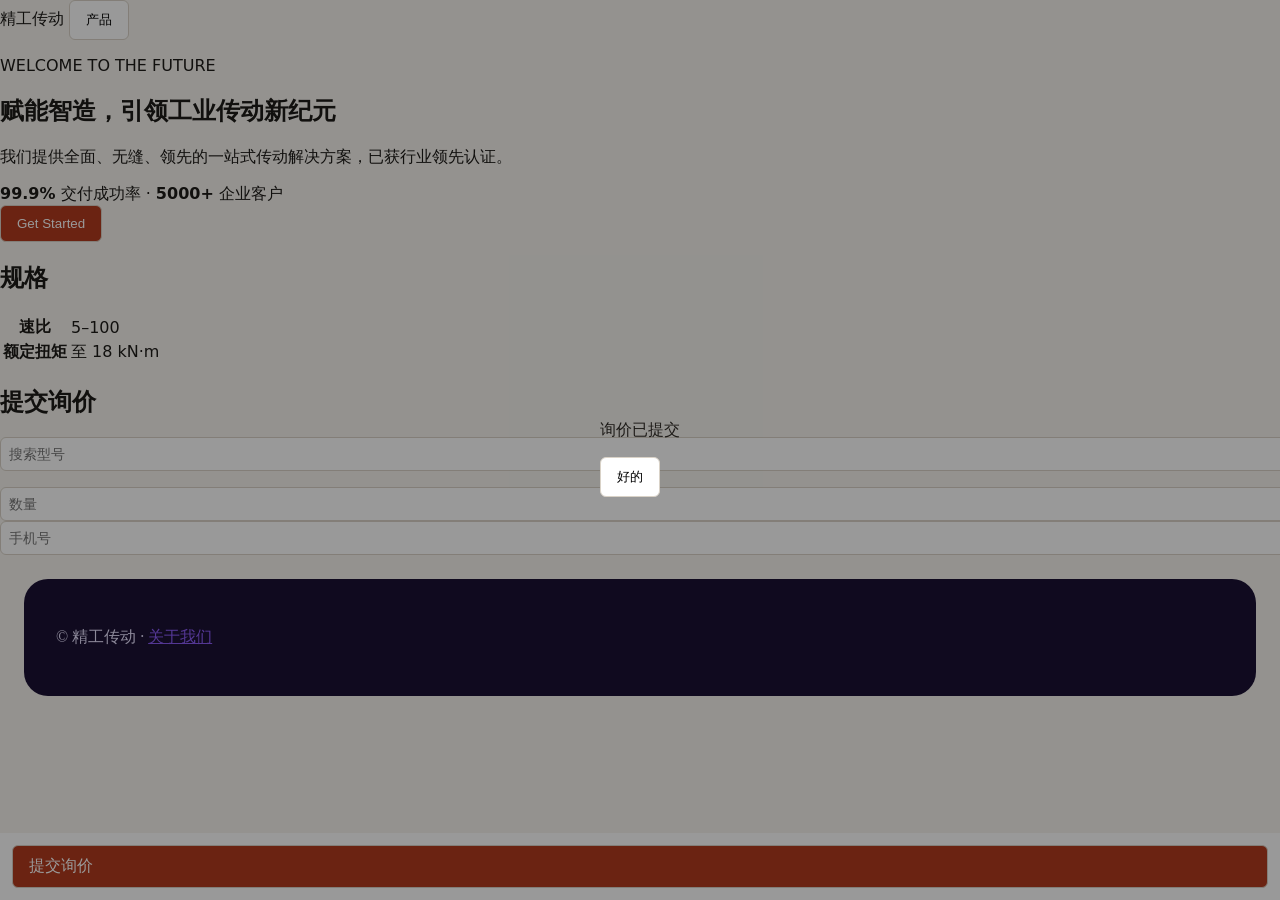
<file: evals/quick-review-order-page/project/index.html>
<!doctype html>
<html lang="zh-CN">
<head>
<meta charset="utf-8">
<meta name="viewport" content="width=device-width, initial-scale=1, maximum-scale=1, user-scalable=no">
<title>精工减速机 · 询价</title>
<link rel="stylesheet" href="style.css">
</head>
<body>
<div class="app">
  <header class="top">
    <span class="logo">精工传动</span>
    <button class="btn menu-trigger" id="menuBtn">产品</button>
    <ul class="menu" id="menu"><li>斜齿轮减速机</li><li>行星减速机</li></ul>
  </header>

  <section class="hero reveal">
    <p class="eyebrow">WELCOME TO THE FUTURE</p>
    <h1>赋能智造，引领工业传动新纪元</h1>
    <p>我们提供全面、无缝、领先的一站式传动解决方案，已获行业领先认证。</p>
    <div class="stats"><b>99.9%</b> 交付成功率 · <b>5000+</b> 企业客户</div>
    <button class="btn primary">Get Started</button>
  </section>

  <section class="spec reveal">
    <h2>规格</h2>
    <table><tr><th>速比</th><td>5–100</td></tr><tr><th>额定扭矩</th><td>至 18 kN·m</td></tr></table>
  </section>

  <section class="form reveal">
    <h2>提交询价</h2>
    <input id="search" placeholder="搜索型号">
    <ul id="results"></ul>
    <input id="qty" placeholder="数量">
    <input id="phone" placeholder="手机号">
    <div id="note"></div>
  </section>

  <div class="bottom-bar">
    <div class="btn primary" id="submit" onclick="submitOrder()">提交询价</div>
  </div>

  <div class="modal" id="modal" hidden>
    <div class="modal-box"><p>询价已提交</p><button class="btn" id="closeModal">好的</button></div>
  </div>

  <div class="palette" id="palette"><input placeholder="输入命令…"></div>

  <footer class="site-footer">
    <p>© 精工传动 · <a href="/about">关于我们</a></p>
  </footer>
</div>
<script src="app.js"></script>
</body>
</html>
</file>
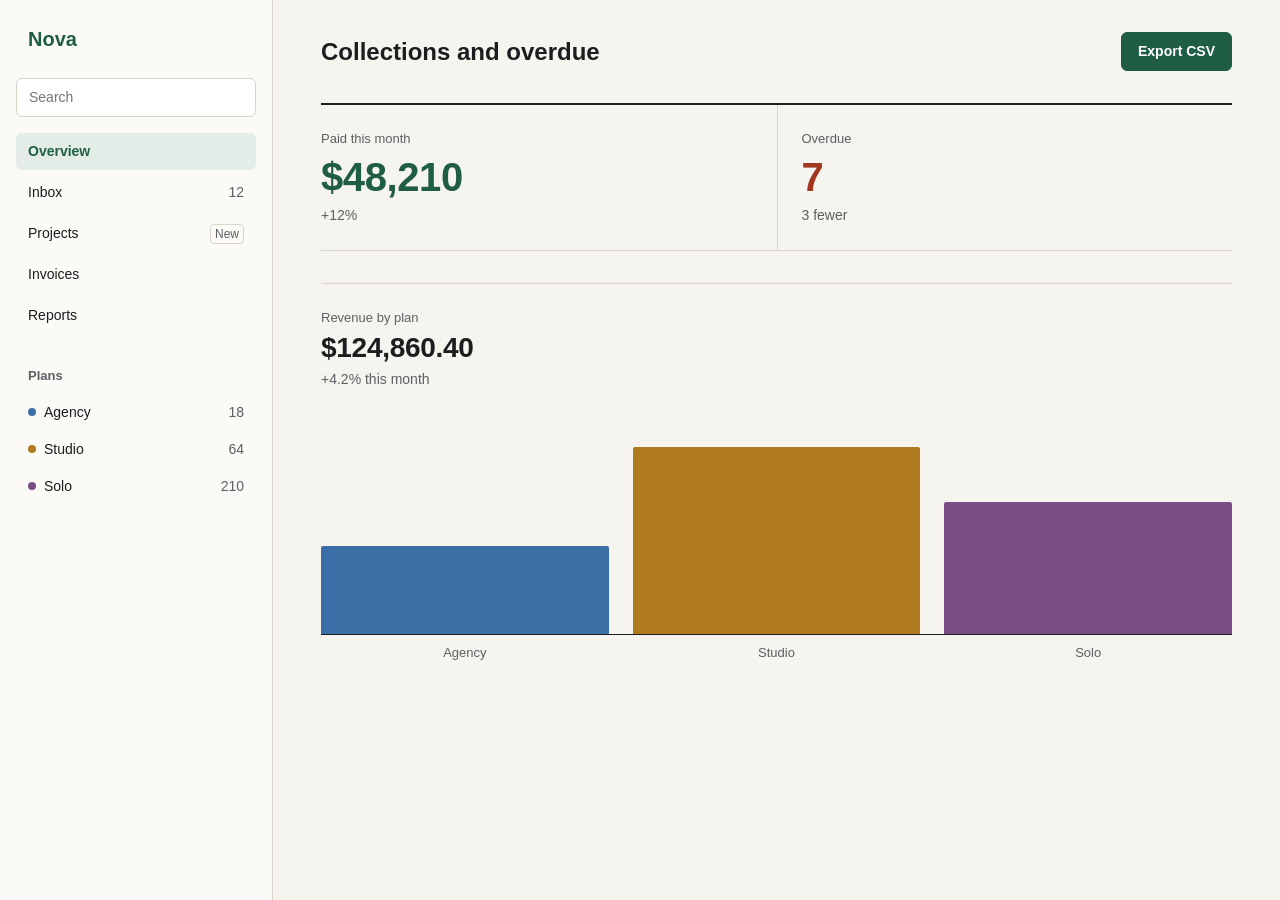
<file: evals/unslop-dashboard/out-new/index.html>
<!doctype html>
<html lang="en">
<head>
<meta charset="utf-8">
<meta name="viewport" content="width=device-width, initial-scale=1">
<title>Nova · Overview</title>
<link rel="stylesheet" href="style.css">
</head>
<body>
<div class="shell">
  <aside class="sidebar">
    <div class="brand">Nova</div>
    <input class="search" id="search" type="search" placeholder="Search" aria-label="Search">
    <nav aria-label="Main">
      <a class="nav-item active" href="#overview" aria-current="page">Overview</a>
      <a class="nav-item" href="#inbox">Inbox <span class="count">12</span></a>
      <a class="nav-item" href="#projects">Projects <span class="tag">New</span></a>
      <a class="nav-item" href="#invoices">Invoices</a>
      <a class="nav-item" href="#reports">Reports</a>
    </nav>
    <p class="section-label">Plans</p>
    <ul class="plans">
      <li><span class="plan-name"><span class="dot plan-agency" aria-hidden="true"></span>Agency</span> <span class="count">18</span></li>
      <li><span class="plan-name"><span class="dot plan-studio" aria-hidden="true"></span>Studio</span> <span class="count">64</span></li>
      <li><span class="plan-name"><span class="dot plan-solo" aria-hidden="true"></span>Solo</span> <span class="count">210</span></li>
    </ul>
  </aside>
  <main class="main">
    <header class="page-head">
      <h1 class="page-title">Collections and overdue</h1>
      <button class="cta" id="export" type="button">Export CSV</button>
    </header>
    <div class="cards">
      <section class="card card-paid">
        <p class="card-label">Paid this month</p>
        <p class="metric">$48,210</p>
        <p class="delta">+12%</p>
      </section>
      <section class="card card-overdue">
        <p class="card-label">Overdue</p>
        <p class="metric">7</p>
        <p class="delta">3 fewer</p>
      </section>
    </div>
    <section class="card chart-card">
      <p class="card-label">Revenue by plan</p>
      <p class="metric metric-secondary">$124,860.40</p>
      <p class="delta">+4.2% this month</p>
      <div class="bars" id="bars">
        <div class="bar plan-agency" style="height:40%" title="Agency"></div>
        <div class="bar plan-studio" style="height:85%" title="Studio"></div>
        <div class="bar plan-solo" style="height:60%" title="Solo"></div>
      </div>
      <div class="bar-labels" aria-hidden="true">
        <span>Agency</span><span>Studio</span><span>Solo</span>
      </div>
    </section>
  </main>
</div>
<script>
document.getElementById('export').addEventListener('click', () => { location.href = '/export.csv'; });
document.getElementById('search').addEventListener('input', (e) => { document.body.dataset.q = e.target.value; });
</script>
</body>
</html>
</file>
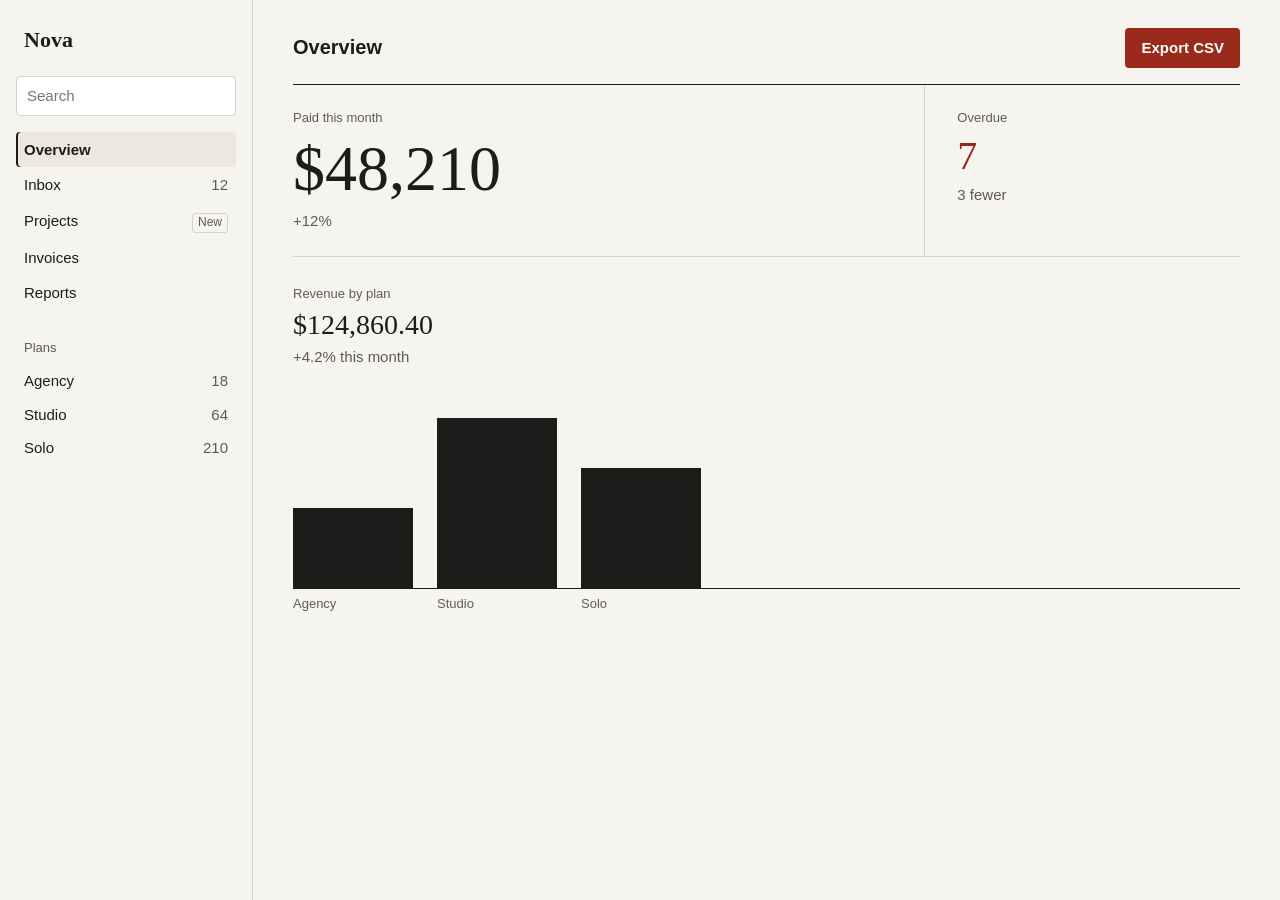
<file: evals/unslop-dashboard/out-old/index.html>
<!doctype html>
<html lang="en">
<head>
<meta charset="utf-8">
<meta name="viewport" content="width=device-width, initial-scale=1">
<title>Overview · Nova</title>
<link rel="stylesheet" href="style.css">
</head>
<body>
<div class="shell">
  <aside class="sidebar">
    <div class="brand">Nova</div>
    <input class="search" id="search" type="search" placeholder="Search" aria-label="Search">
    <nav aria-label="Main">
      <a class="nav-item active" href="#overview" aria-current="page">Overview</a>
      <a class="nav-item" href="#inbox">Inbox <span class="count">12</span></a>
      <a class="nav-item" href="#projects">Projects <span class="tag">New</span></a>
      <a class="nav-item" href="#invoices">Invoices</a>
      <a class="nav-item" href="#reports">Reports</a>
    </nav>
    <p class="section-label">Plans</p>
    <ul class="plans">
      <li>Agency <span class="count">18</span></li>
      <li>Studio <span class="count">64</span></li>
      <li>Solo <span class="count">210</span></li>
    </ul>
  </aside>
  <main class="main">
    <header class="page-head">
      <h1>Overview</h1>
      <button class="cta" id="export" type="button">Export CSV</button>
    </header>
    <div class="figures">
      <section class="figure figure-paid">
        <h2 class="label">Paid this month</h2>
        <p class="metric">$48,210</p>
        <p class="delta">+12%</p>
      </section>
      <section class="figure figure-overdue">
        <h2 class="label">Overdue</h2>
        <p class="metric">7</p>
        <p class="delta">3 fewer</p>
      </section>
    </div>
    <section class="figure chart">
      <h2 class="label">Revenue by plan</h2>
      <p class="metric metric-sm">$124,860.40</p>
      <p class="delta">+4.2% this month</p>
      <div class="bars" id="bars" aria-hidden="true">
        <div class="bar" style="height:40%" title="Agency"></div>
        <div class="bar" style="height:85%" title="Studio"></div>
        <div class="bar" style="height:60%" title="Solo"></div>
      </div>
      <div class="bar-labels"><span>Agency</span><span>Studio</span><span>Solo</span></div>
    </section>
  </main>
</div>
<script>
document.getElementById('export').addEventListener('click', () => { location.href = '/export.csv'; });
document.getElementById('search').addEventListener('input', (e) => { document.body.dataset.q = e.target.value; });
</script>
</body>
</html>
</file>
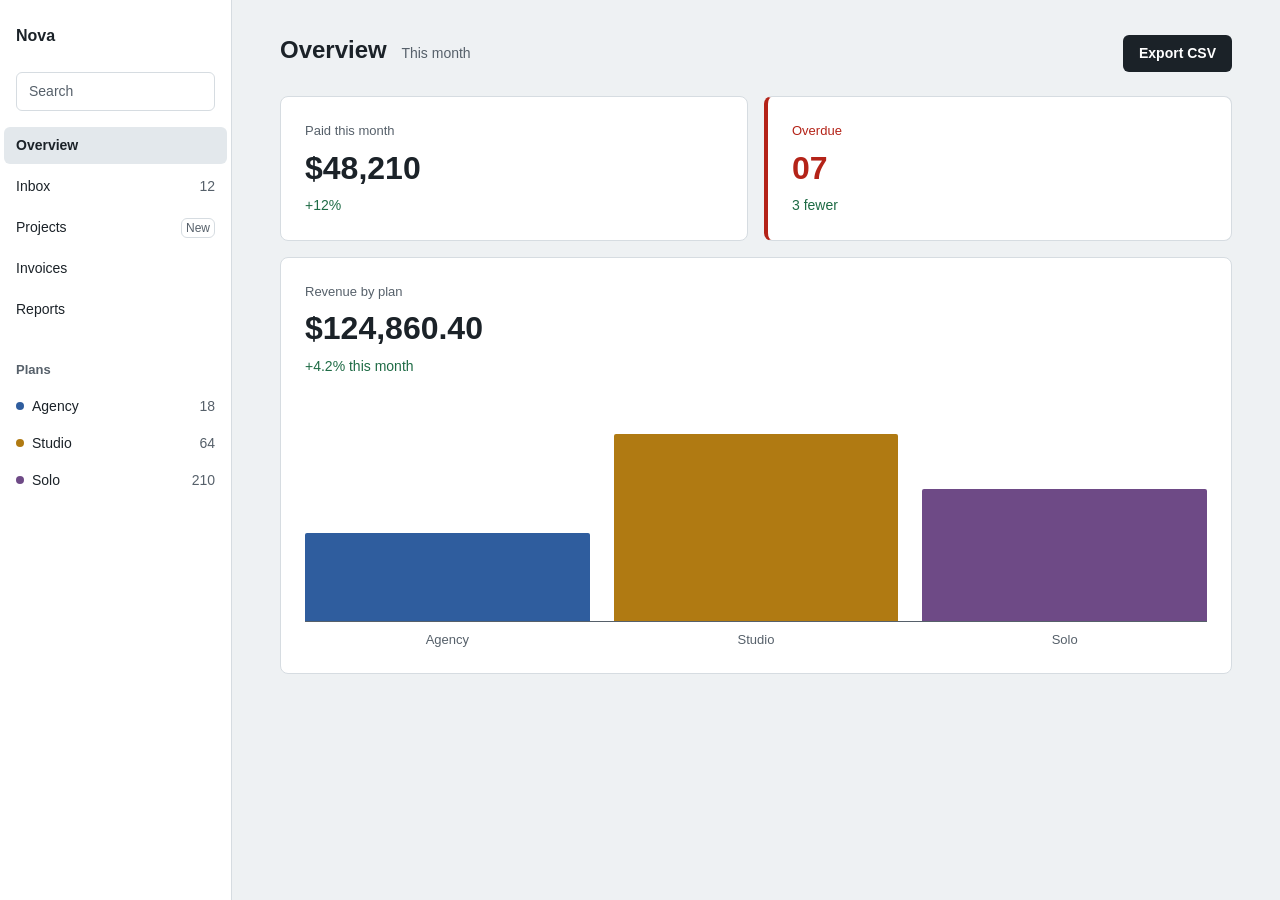
<file: evals/unslop-dashboard/out-skin-r1/index.html>
<!doctype html>
<html lang="en">
<head>
<meta charset="utf-8">
<meta name="viewport" content="width=device-width, initial-scale=1">
<title>Nova · Overview</title>
<link rel="stylesheet" href="style.css">
</head>
<body>
<div class="shell">
  <aside class="sidebar">
    <div class="brand">Nova</div>
    <label class="visually-hidden" for="search">Search</label>
    <input class="search" id="search" placeholder="Search">
    <nav aria-label="Main">
      <a class="nav-item active" href="#overview" aria-current="page">Overview</a>
      <a class="nav-item" href="#inbox">Inbox <span class="count">12</span></a>
      <a class="nav-item" href="#projects">Projects <span class="tag">New</span></a>
      <a class="nav-item" href="#invoices">Invoices</a>
      <a class="nav-item" href="#reports">Reports</a>
    </nav>
    <p class="section-label">Plans</p>
    <ul class="plans">
      <li><span class="dot plan-agency" aria-hidden="true"></span>Agency <span class="count">18</span></li>
      <li><span class="dot plan-studio" aria-hidden="true"></span>Studio <span class="count">64</span></li>
      <li><span class="dot plan-solo" aria-hidden="true"></span>Solo <span class="count">210</span></li>
    </ul>
  </aside>
  <main class="main">
    <header class="page-head">
      <h1 class="page-title">Overview <span class="period">This month</span></h1>
      <button class="cta" id="export" type="button">Export CSV</button>
    </header>
    <div class="cards">
      <section class="card">
        <p class="card-label">Paid this month</p>
        <p class="metric">$48,210</p>
        <p class="delta">+12%</p>
      </section>
      <section class="card card-overdue">
        <p class="card-label">Overdue</p>
        <p class="metric">07</p>
        <p class="delta">3 fewer</p>
      </section>
    </div>
    <section class="card chart-card">
      <p class="card-label">Revenue by plan</p>
      <p class="metric">$124,860.40</p>
      <p class="delta">+4.2% this month</p>
      <div class="bars" id="bars">
        <div class="bar plan-agency" style="height:40%" title="Agency"></div>
        <div class="bar plan-studio" style="height:85%" title="Studio"></div>
        <div class="bar plan-solo" style="height:60%" title="Solo"></div>
      </div>
      <div class="bar-labels">
        <span>Agency</span><span>Studio</span><span>Solo</span>
      </div>
    </section>
  </main>
</div>
<script>
document.getElementById('export').addEventListener('click', () => { location.href = '/export.csv'; });
document.getElementById('search').addEventListener('input', (e) => { document.body.dataset.q = e.target.value; });
</script>
</body>
</html>
</file>
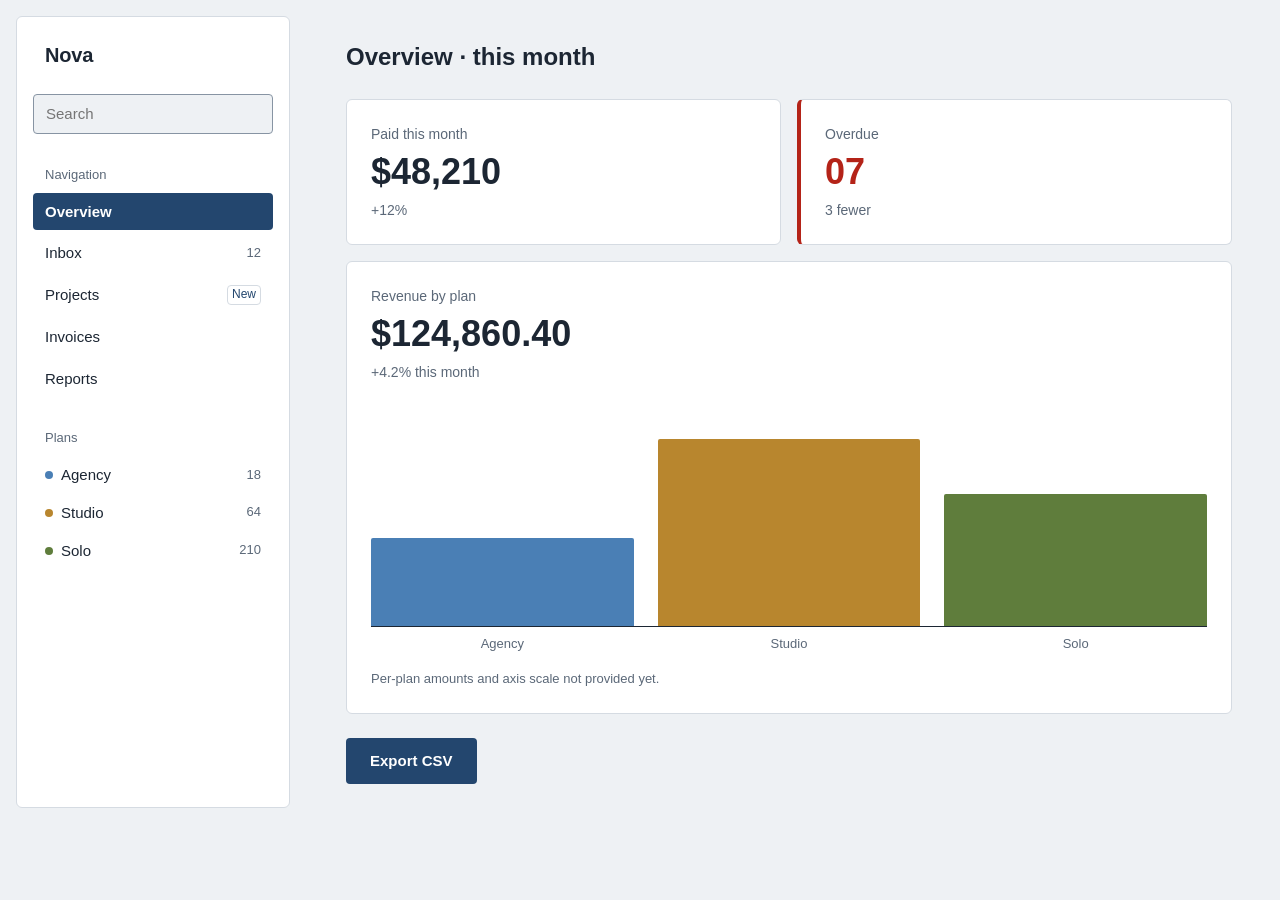
<file: evals/unslop-dashboard/out-skin-r2/index.html>
<!doctype html>
<html lang="en">
<head>
<meta charset="utf-8">
<meta name="viewport" content="width=device-width, initial-scale=1">
<title>Nova · Overview</title>
<link rel="stylesheet" href="style.css">
</head>
<body>
<div class="shell">
  <aside class="sidebar">
    <div class="brand">Nova</div>
    <input class="search" id="search" type="search" placeholder="Search" aria-label="Search">
    <p class="section-label">Navigation</p>
    <nav>
      <a class="nav-item active" href="#overview" aria-current="page">Overview</a>
      <a class="nav-item" href="#inbox">Inbox <span class="count">12</span></a>
      <a class="nav-item" href="#projects">Projects <span class="tag">New</span></a>
      <a class="nav-item" href="#invoices">Invoices</a>
      <a class="nav-item" href="#reports">Reports</a>
    </nav>
    <p class="section-label">Plans</p>
    <ul class="plans">
      <li><span class="plan-name"><span class="dot plan-agency" aria-hidden="true"></span>Agency</span> <span class="count">18</span></li>
      <li><span class="plan-name"><span class="dot plan-studio" aria-hidden="true"></span>Studio</span> <span class="count">64</span></li>
      <li><span class="plan-name"><span class="dot plan-solo" aria-hidden="true"></span>Solo</span> <span class="count">210</span></li>
    </ul>
  </aside>
  <main class="main">
    <h1 class="greeting">Overview · this month</h1>
    <div class="cards">
      <section class="card">
        <p class="card-label">Paid this month</p>
        <p class="metric">$48,210</p>
        <p class="delta">+12%</p>
      </section>
      <section class="card card-overdue">
        <p class="card-label">Overdue</p>
        <p class="metric">07</p>
        <p class="delta">3 fewer</p>
      </section>
    </div>
    <section class="card chart-card">
      <p class="card-label">Revenue by plan</p>
      <p class="metric">$124,860.40</p>
      <p class="delta">+4.2% this month</p>
      <div class="bars" id="bars">
        <div class="bar plan-agency" style="height:40%" title="Agency"></div>
        <div class="bar plan-studio" style="height:85%" title="Studio"></div>
        <div class="bar plan-solo" style="height:60%" title="Solo"></div>
      </div>
      <div class="bar-labels" aria-hidden="true">
        <span>Agency</span><span>Studio</span><span>Solo</span>
      </div>
      <p class="chart-gap">Per-plan amounts and axis scale not provided yet.</p>
    </section>
    <button class="cta" id="export" type="button">Export CSV</button>
  </main>
</div>
<script>
document.getElementById('export').addEventListener('click', () => { location.href = '/export.csv'; });
document.getElementById('search').addEventListener('input', (e) => { document.body.dataset.q = e.target.value; });
</script>
</body>
</html>
</file>
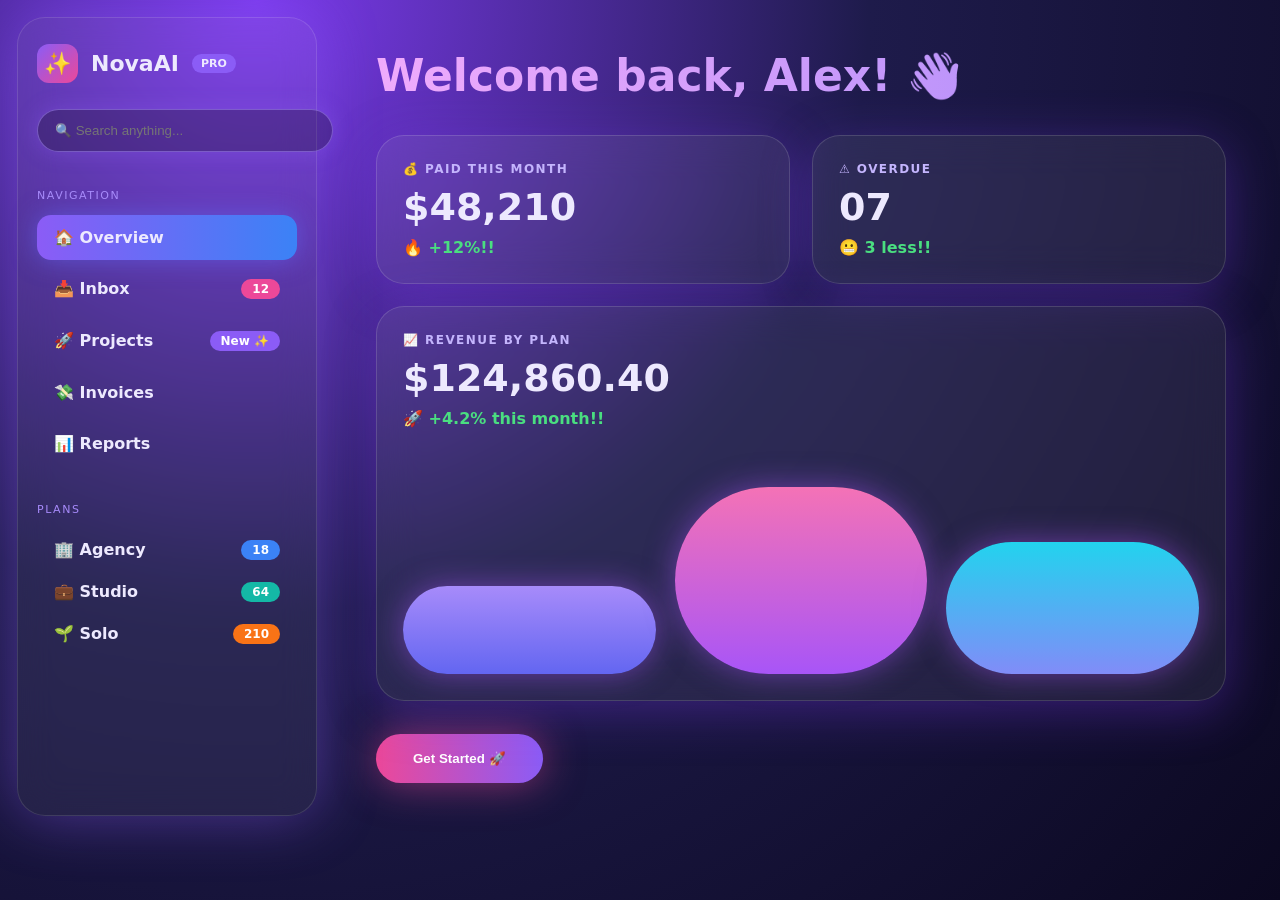
<file: evals/unslop-dashboard/project/index.html>
<!doctype html>
<html lang="en">
<head>
<meta charset="utf-8">
<meta name="viewport" content="width=device-width, initial-scale=1">
<title>NovaAI Dashboard</title>
<link rel="stylesheet" href="style.css">
</head>
<body>
<div class="shell">
  <aside class="sidebar">
    <div class="brand"><span class="logo">✨</span> NovaAI <span class="pro">PRO</span></div>
    <input class="search" id="search" placeholder="🔍 Search anything...">
    <p class="section-label">NAVIGATION</p>
    <nav>
      <a class="nav-item active" href="#overview">🏠 Overview</a>
      <a class="nav-item" href="#inbox">📥 Inbox <span class="pill pink">12</span></a>
      <a class="nav-item" href="#projects">🚀 Projects <span class="pill violet">New ✨</span></a>
      <a class="nav-item" href="#invoices">💸 Invoices</a>
      <a class="nav-item" href="#reports">📊 Reports</a>
    </nav>
    <p class="section-label">PLANS</p>
    <ul class="plans">
      <li>🏢 Agency <span class="pill blue">18</span></li>
      <li>💼 Studio <span class="pill teal">64</span></li>
      <li>🌱 Solo <span class="pill orange">210</span></li>
    </ul>
  </aside>
  <main class="main">
    <h1 class="greeting">Welcome back, Alex! 👋</h1>
    <div class="cards">
      <section class="card glass">
        <p class="card-label">💰 PAID THIS MONTH</p>
        <p class="metric">$48,210</p>
        <p class="delta">🔥 +12%!!</p>
      </section>
      <section class="card glass">
        <p class="card-label">⚠️ OVERDUE</p>
        <p class="metric">07</p>
        <p class="delta">😬 3 less!!</p>
      </section>
    </div>
    <section class="card glass chart-card">
      <p class="card-label">📈 REVENUE BY PLAN</p>
      <p class="metric">$124,860.40</p>
      <p class="delta">🚀 +4.2% this month!!</p>
      <div class="bars" id="bars">
        <div class="bar" style="height:40%;background:linear-gradient(#a78bfa,#6366f1)" title="Agency"></div>
        <div class="bar" style="height:85%;background:linear-gradient(#f472b6,#a855f7)" title="Studio"></div>
        <div class="bar" style="height:60%;background:linear-gradient(#22d3ee,#818cf8)" title="Solo"></div>
      </div>
    </section>
    <button class="cta" id="export">Get Started 🚀</button>
  </main>
</div>
<script>
document.getElementById('export').addEventListener('click', () => { location.href = '/export.csv'; });
document.getElementById('search').addEventListener('input', (e) => { document.body.dataset.q = e.target.value; });
</script>
</body>
</html>
</file>
<file: evals/quick-review-order-page/project/style.css>
:root { --bg:#f6f3ee; --ink:#1d1b18; --accent:#b23a1e; --line:#d9d2c7; --radius:6px; font-family: "Noto Sans SC", system-ui, sans-serif; }
body { margin:0; background:var(--bg); color:var(--ink); }
.app { height:100vh; overflow-y:auto; }
.btn { border:1px solid var(--line); border-radius:var(--radius); padding:10px 16px; background:#fff; cursor:pointer; }
.btn:hover { transform:scale(1.05); }
.btn.primary { background:var(--accent); color:#fff; }
.menu { position:absolute; transform:scale(0); transform-origin:center; transition:all 400ms ease-in; opacity:0; }
.menu.open { transform:scale(1); opacity:1; }
input { font-size:14px; border:1px solid var(--line); border-radius:var(--radius); padding:8px; width:100%; }
input.invalid { border-color:#d00; }
.bottom-bar { position:fixed; bottom:0; left:0; right:0; padding:12px; background:#fff; }
.reveal { opacity:0; transform:translateY(40px); animation:up 900ms ease forwards; }
@keyframes up { to { opacity:1; transform:none; } }
.palette { position:fixed; top:20%; left:50%; transform:translateX(-50%) scale(.9); opacity:0; transition:transform 300ms ease, opacity 300ms ease; pointer-events:none; }
.palette.open { transform:translateX(-50%) scale(1); opacity:1; pointer-events:auto; }
.modal { position:fixed; inset:0; background:rgba(0,0,0,.4); display:grid; place-items:center; }
.site-footer { font-family:"Playfair Display", Georgia, serif; background:#1a1033; color:#e9e3ff; border-radius:24px; margin:24px; padding:32px; }
.site-footer a { color:#8b5cf6; }
</file>
<file: evals/unslop-dashboard/out-new/style.css>
/* Nova: a month-end ledger. Paper ground, ink figures, one deep green for money received.
   Spacing scale: 4 8 12 16 24 32 48. Radius: 6 for controls, 0 for ledger sections. */
:root {
  --bg: #f6f4ee;
  --panel: #fbfaf6;
  --ink: #1c1d1f;
  --muted: #5c5f63;
  --line: #d9d5ca;
  --accent: #1f5e45;          /* brand + money received */
  --accent-tint: #e3ece6;
  --danger: #a3361f;          /* overdue */
  --plan-agency: #3b6ea5;
  --plan-studio: #b07a1e;
  --plan-solo: #7a4f86;
  --radius: 6px;
}

body { margin:0; font-family: -apple-system, BlinkMacSystemFont, "Segoe UI", "PingFang SC", "Microsoft YaHei", sans-serif; font-size:14px; line-height:1.5; color:var(--ink); background:var(--bg); min-height:100vh; }
.shell { display:flex; min-height:100vh; }

.sidebar { width:240px; flex-shrink:0; padding:24px 16px; background:var(--panel); border-right:1px solid var(--line); }
.brand { font-size:20px; font-weight:600; color:var(--accent); padding:0 12px; margin-bottom:24px; }
.search { box-sizing:border-box; width:100%; padding:8px 12px; margin-bottom:16px; border-radius:var(--radius); border:1px solid var(--line); background:#fff; color:inherit; font:inherit; }
.section-label { font-size:13px; font-weight:600; color:var(--muted); margin:32px 0 8px; padding:0 12px; }
.nav-item { display:flex; justify-content:space-between; align-items:center; padding:8px 12px; margin-bottom:4px; border-radius:var(--radius); color:inherit; text-decoration:none; }
.nav-item:hover { background:var(--bg); }
.nav-item.active { background:var(--accent-tint); color:var(--accent); font-weight:600; }
.plans { list-style:none; padding:0; margin:0; }
.plans li { display:flex; justify-content:space-between; align-items:center; padding:8px 12px; }
.plan-name { display:flex; align-items:center; gap:8px; }
.dot { width:8px; height:8px; border-radius:50%; }
.count { color:var(--muted); font-variant-numeric:tabular-nums; }
.tag { font-size:12px; color:var(--muted); border:1px solid var(--line); border-radius:4px; padding:0 4px; }

.main { flex:1; min-width:0; padding:32px 48px; }
.page-head { display:flex; justify-content:space-between; align-items:center; gap:16px; flex-wrap:wrap; margin-bottom:32px; }
.page-title { font-size:24px; font-weight:600; margin:0; }

.cards { display:grid; grid-template-columns:1fr 1fr; border-top:2px solid var(--ink); border-bottom:1px solid var(--line); margin-bottom:32px; }
.card { padding:24px 0; }
.cards .card + .card { padding-left:24px; border-left:1px solid var(--line); }
.chart-card { border-top:1px solid var(--line); }
.card-label { font-size:13px; color:var(--muted); margin:0 0 4px; }
.metric { font-size:40px; font-weight:600; line-height:1.2; margin:0; font-variant-numeric:tabular-nums; letter-spacing:-0.01em; }
.metric-secondary { font-size:28px; }
.card-paid .metric { color:var(--accent); }
.card-overdue .metric { color:var(--danger); }
.delta { color:var(--muted); margin:4px 0 0; font-variant-numeric:tabular-nums; }

.bars { display:flex; align-items:flex-end; gap:24px; height:220px; margin-top:24px; border-bottom:1px solid var(--ink); }
.bar { flex:1; border-radius:2px 2px 0 0; }
.bar.plan-agency, .dot.plan-agency { background:var(--plan-agency); }
.bar.plan-studio, .dot.plan-studio { background:var(--plan-studio); }
.bar.plan-solo,   .dot.plan-solo   { background:var(--plan-solo); }
.bar-labels { display:flex; gap:24px; margin-top:8px; font-size:13px; color:var(--muted); }
.bar-labels span { flex:1; text-align:center; }

.cta { padding:8px 16px; border:1px solid var(--accent); border-radius:var(--radius); font:inherit; font-weight:600; color:#fff; background:var(--accent); cursor:pointer; }
.cta:hover { background:#174a36; }

:focus-visible { outline:2px solid var(--accent); outline-offset:2px; }

@media (max-width: 720px) {
  .shell { flex-direction:column; }
  .sidebar { width:auto; border-right:0; border-bottom:1px solid var(--line); }
  .main { padding:24px 16px; }
  .cards { grid-template-columns:1fr; }
  .cards .card + .card { padding-left:0; border-left:0; border-top:1px solid var(--line); }
  .metric { font-size:32px; }
}
</file>
<file: evals/unslop-dashboard/out-old/style.css>
/* Direction: a ledger page. Paper ground, black tabular figures, hairline rules,
   one oxblood ink reserved for overdue and the export action. */
:root {
  --paper: #f6f4ee;
  --ink: #1d1c1a;
  --muted: #5f5b52;
  --rule: #d8d3c6;
  --accent: #9a2a1c;
  --accent-ink: #ffffff;
  --figure-font: Georgia, "Times New Roman", "Songti SC", serif;
}

body { margin:0; font-family: -apple-system, "Segoe UI", "Helvetica Neue", "PingFang SC", sans-serif; font-size:15px; line-height:1.45; color:var(--ink); background:var(--paper); min-height:100vh; }
:focus-visible { outline:2px solid var(--accent); outline-offset:2px; }

.shell { display:flex; min-height:100vh; }

.sidebar { width:220px; flex:none; padding:24px 16px; border-right:1px solid var(--rule); }
.brand { font-family:var(--figure-font); font-size:22px; font-weight:700; margin:0 8px 20px; }
.search { box-sizing:border-box; width:100%; padding:8px 10px; margin-bottom:16px; font:inherit; color:inherit; background:#fff; border:1px solid var(--rule); border-radius:4px; }
.nav-item { display:flex; justify-content:space-between; align-items:baseline; padding:7px 8px; color:inherit; text-decoration:none; border-radius:4px; }
.nav-item:hover { background:#ece8de; }
.nav-item.active { font-weight:600; box-shadow:inset 2px 0 0 var(--ink); background:#ece8de; }
.section-label { font-size:13px; color:var(--muted); margin:28px 8px 6px; }
.plans { list-style:none; padding:0; margin:0; }
.plans li { display:flex; justify-content:space-between; padding:6px 8px; }
.count { font-variant-numeric:tabular-nums; color:var(--muted); }
.tag { font-size:12px; color:var(--muted); border:1px solid var(--rule); border-radius:3px; padding:0 5px; }

.main { flex:1; min-width:0; padding:28px 40px 48px; max-width:960px; }
.page-head { display:flex; justify-content:space-between; align-items:center; gap:16px; padding-bottom:16px; border-bottom:1px solid var(--ink); }
.page-head h1 { font-size:20px; font-weight:600; margin:0; }
.cta { font:inherit; font-weight:600; padding:9px 16px; color:var(--accent-ink); background:var(--accent); border:0; border-radius:4px; cursor:pointer; }
.cta:hover { background:#7f2216; }

.figures { display:grid; grid-template-columns:2fr 1fr; border-bottom:1px solid var(--rule); }
.figure { padding:24px 0; }
.figure-overdue { padding-left:32px; border-left:1px solid var(--rule); }
.label { font-size:13px; font-weight:400; color:var(--muted); margin:0 0 6px; }
.metric { font-family:var(--figure-font); font-variant-numeric:tabular-nums lining-nums; font-size:40px; line-height:1.1; margin:0; }
.figure-paid .metric { font-size:64px; }
.figure-overdue .metric { color:var(--accent); }
.metric-sm { font-size:28px; }
.delta { font-variant-numeric:tabular-nums; color:var(--muted); margin:6px 0 0; }

.chart { padding-top:28px; }
.bars { display:flex; align-items:flex-end; gap:24px; height:200px; margin-top:20px; border-bottom:1px solid var(--ink); }
.bar { flex:1; max-width:120px; background:var(--ink); }
.bar-labels { display:flex; gap:24px; margin-top:6px; font-size:13px; color:var(--muted); }
.bar-labels span { flex:1; max-width:120px; }

@media (max-width: 720px) {
  .shell { flex-direction:column; }
  .sidebar { width:auto; border-right:0; border-bottom:1px solid var(--rule); padding:16px; }
  .brand { margin:0 0 12px; }
  .search { margin-bottom:8px; }
  /* Keep nav and plan counts compact so the figures and Export CSV stay near the top. */
  nav, .plans { display:flex; flex-wrap:wrap; gap:4px 12px; }
  .nav-item, .plans li { gap:6px; padding:6px 4px; }
  .nav-item.active { box-shadow:inset 0 -2px 0 var(--ink); }
  .section-label { margin:12px 0 2px; }
  .main { padding:20px 16px 40px; }
  .figures { grid-template-columns:1fr; }
  .figure-overdue { padding-left:0; border-left:0; border-top:1px solid var(--rule); }
  .figure-paid .metric { font-size:48px; }
}
</file>
<file: evals/unslop-dashboard/out-skin-r1/style.css>
/* Nova: a remittance statement read every morning by the owner and the finance clerk.
   Direction: paid amounts and overdue count laid out like the columns of a bank receipt;
   only "overdue" is allowed to be loud.
   Spacing scale: 4 8 12 16 24 32 48. Radius: 6 (controls) / 8 (panels).
   Colors are roles: page, panel, ink, muted, rule, overdue, favorable change, three plan series. */
:root {
  --page: #eef1f3;
  --panel: #ffffff;
  --ink: #1b2228;
  --muted: #56606a;
  --rule: #d6dce1;
  --active: #e3e8ec;
  --focus: #1f4f8a;
  --overdue: #b42318;     /* overdue invoices only */
  --favorable: #1e6b45;   /* change in the reader's favor */
  --plan-agency: #2f5d9e;
  --plan-studio: #b07a12;
  --plan-solo: #6e4a86;
}

body {
  margin: 0;
  font-family: -apple-system, "Segoe UI", "PingFang SC", "Microsoft YaHei", sans-serif;
  font-size: 14px;
  line-height: 1.5;
  color: var(--ink);
  background: var(--page);
  min-height: 100vh;
}

.visually-hidden {
  position: absolute; width: 1px; height: 1px; margin: -1px; padding: 0;
  overflow: hidden; clip: rect(0 0 0 0); white-space: nowrap; border: 0;
}

:focus-visible { outline: 2px solid var(--focus); outline-offset: 2px; }

.shell { display: flex; min-height: 100vh; }

/* Sidebar: one left edge (16px) for brand, search, nav, section label, plans. */
.sidebar {
  width: 232px;
  flex-shrink: 0;
  padding: 24px 16px;
  box-sizing: border-box;
  background: var(--panel);
  border-right: 1px solid var(--rule);
}
.brand { font-size: 16px; font-weight: 600; margin-bottom: 24px; }
.search {
  width: 100%;
  box-sizing: border-box;
  padding: 8px 12px;
  margin-bottom: 16px;
  font: inherit;
  color: inherit;
  background: var(--panel);
  border: 1px solid var(--rule);
  border-radius: 6px;
}
.search::placeholder { color: var(--muted); }

.nav-item {
  display: flex;
  justify-content: space-between;
  align-items: center;
  padding: 8px 12px;
  margin: 0 -12px 4px;
  border-radius: 6px;
  color: inherit;
  text-decoration: none;
}
.nav-item:hover { background: var(--page); }
.nav-item.active { background: var(--active); font-weight: 600; }

.section-label { font-size: 13px; font-weight: 600; color: var(--muted); margin: 32px 0 8px; }
.plans { list-style: none; padding: 0; margin: 0; }
.plans li { display: flex; align-items: center; gap: 8px; padding: 8px 0; }
.plans .count { margin-left: auto; }

/* Counts are plain numbers, not colored pills. */
.count { color: var(--muted); font-variant-numeric: tabular-nums; }
.tag { font-size: 12px; color: var(--muted); border: 1px solid var(--rule); border-radius: 6px; padding: 0 4px; }

.dot { width: 8px; height: 8px; border-radius: 50%; flex-shrink: 0; }
.dot.plan-agency, .bar.plan-agency { background: var(--plan-agency); }
.dot.plan-studio, .bar.plan-studio { background: var(--plan-studio); }
.dot.plan-solo,   .bar.plan-solo   { background: var(--plan-solo); }

/* Main column */
.main { flex: 1; min-width: 0; padding: 32px 48px; }
.page-head {
  display: flex;
  flex-wrap: wrap;
  align-items: baseline;
  justify-content: space-between;
  gap: 16px;
  margin-bottom: 24px;
}
.page-title { font-size: 24px; font-weight: 600; margin: 0; }
.period { font-size: 14px; font-weight: 400; color: var(--muted); margin-left: 8px; }

.cta {
  padding: 8px 16px;
  font: inherit;
  font-weight: 600;
  color: #fff;
  background: var(--ink);
  border: 0;
  border-radius: 6px;
  cursor: pointer;
}
.cta:hover { background: #33404b; }

.cards { display: grid; grid-template-columns: 1fr 1fr; gap: 16px; margin-bottom: 16px; }
.card { padding: 24px; background: var(--panel); border: 1px solid var(--rule); border-radius: 8px; }
.card-label { font-size: 13px; color: var(--muted); margin: 0 0 8px; }
.metric { font-size: 32px; font-weight: 600; line-height: 1.2; margin: 0; font-variant-numeric: tabular-nums; }
.delta { color: var(--favorable); margin: 8px 0 0; font-variant-numeric: tabular-nums; }

/* The one loud element: the overdue count, marked like a past-due line on a statement. */
.card-overdue { border-left: 4px solid var(--overdue); }
.card-overdue .card-label,
.card-overdue .metric { color: var(--overdue); }

.bars {
  display: flex;
  align-items: flex-end;
  gap: 24px;
  height: 220px;
  margin-top: 24px;
  border-bottom: 1px solid var(--muted);
}
.bar { flex: 1; border-radius: 2px 2px 0 0; }
.bar-labels { display: flex; gap: 24px; margin-top: 8px; color: var(--muted); font-size: 13px; }
.bar-labels span { flex: 1; text-align: center; }

@media (max-width: 720px) {
  .shell { flex-direction: column; }
  .sidebar { width: auto; border-right: 0; border-bottom: 1px solid var(--rule); }
  .main { padding: 24px 16px; }
  .cards { grid-template-columns: 1fr; }
  .bars, .bar-labels { gap: 16px; }
}
</file>
<file: evals/unslop-dashboard/out-skin-r2/style.css>
/* Direction: a daily collections sheet for an agency's owner and bookkeeper —
   statement blue-grey ink on cool white, figures right-aligned like a bank statement,
   and the only loud mark is the overdue red. Spacing scale: 4 8 12 16 24 32 48. */
:root {
  --bg: #eef1f4;          /* page */
  --panel: #ffffff;       /* panels */
  --ink: #1c2633;         /* primary text */
  --muted: #5b6878;       /* labels, secondary text */
  --rule: #d5dbe2;        /* borders and baselines */
  --accent: #23466e;      /* brand: active nav, primary button */
  --overdue: #b42318;     /* status: overdue */
  --plan-agency: #4a7fb5; /* series: Agency */
  --plan-studio: #b8862e; /* series: Studio */
  --plan-solo: #5f7d3c;   /* series: Solo */
  --radius: 6px;
}

body { margin:0; font-family: -apple-system, BlinkMacSystemFont, "Segoe UI", "Helvetica Neue", Arial, sans-serif; font-size:15px; line-height:1.45; color:var(--ink); background:var(--bg); min-height:100vh; }
.shell { display:flex; gap:24px; padding:16px; }

.sidebar { width:240px; flex-shrink:0; padding:24px 16px; background:var(--panel); border:1px solid var(--rule); border-radius:var(--radius); }
.brand { font-size:20px; font-weight:700; letter-spacing:-.01em; padding:0 12px; margin-bottom:24px; }
.search { box-sizing:border-box; width:100%; padding:8px 12px; border:1px solid #8794a3; border-radius:4px; background:var(--bg); color:inherit; font:inherit; }
.section-label { font-size:13px; color:var(--muted); padding:0 12px; margin:32px 0 8px; }
.nav-item { display:flex; justify-content:space-between; align-items:center; padding:8px 12px; margin-bottom:4px; border-radius:4px; color:inherit; text-decoration:none; }
.nav-item:hover { background:var(--bg); }
.nav-item.active { background:var(--accent); color:#fff; font-weight:600; }
.plans { list-style:none; padding:0; margin:0; }
.plans li { display:flex; justify-content:space-between; align-items:center; padding:8px 12px; }
.plan-name { display:flex; align-items:center; gap:8px; }
.dot { width:8px; height:8px; border-radius:50%; }
.dot.plan-agency, .bar.plan-agency { background:var(--plan-agency); }
.dot.plan-studio, .bar.plan-studio { background:var(--plan-studio); }
.dot.plan-solo, .bar.plan-solo { background:var(--plan-solo); }
.count { font-size:13px; color:var(--muted); font-variant-numeric:tabular-nums; }
.nav-item.active .count { color:inherit; }
.tag { font-size:12px; color:var(--accent); border:1px solid var(--rule); border-radius:4px; padding:0 4px; }

.main { flex:1; min-width:0; padding:24px 32px; }
.greeting { font-size:24px; font-weight:600; margin:0 0 24px; }
.cards { display:grid; grid-template-columns:1fr 1fr; gap:16px; margin-bottom:16px; }
.card { padding:24px; background:var(--panel); border:1px solid var(--rule); border-radius:var(--radius); }
.card-overdue { border-left:4px solid var(--overdue); }
.card-label { font-size:14px; color:var(--muted); margin:0 0 8px; }
.metric { font-size:36px; font-weight:600; line-height:1.1; margin:0; font-variant-numeric:tabular-nums; }
.card-overdue .metric { color:var(--overdue); }
.delta { font-size:14px; color:var(--muted); margin:8px 0 0; font-variant-numeric:tabular-nums; }

.bars { display:flex; align-items:flex-end; gap:24px; height:220px; margin-top:24px; border-bottom:1px solid var(--ink); }
.bar { flex:1; border-radius:2px 2px 0 0; }
.bar-labels { display:flex; gap:24px; margin-top:8px; font-size:13px; color:var(--muted); }
.bar-labels span { flex:1; text-align:center; }
.chart-gap { font-size:13px; color:var(--muted); margin:16px 0 0; }

.cta { margin-top:24px; padding:12px 24px; border:0; border-radius:4px; font:inherit; font-weight:600; color:#fff; background:var(--accent); cursor:pointer; }
.cta:hover { background:#1a3655; }

:focus-visible { outline:2px solid var(--accent); outline-offset:2px; }
.nav-item.active:focus-visible, .cta:focus-visible { outline-color:var(--ink); }

@media (max-width: 720px) {
  .shell { flex-direction:column; padding:16px; gap:16px; }
  .sidebar { width:auto; }
  .main { padding:0; }
  .cards { grid-template-columns:1fr; }
  .cta { width:100%; }
}
</file>
<file: evals/unslop-dashboard/project/style.css>
body { margin:0; font-family: Inter, system-ui, sans-serif; color:#ede9fe; background: radial-gradient(circle at 20% 0%, #7c3aed 0%, #1e1b4b 45%, #0b0820 100%); min-height:100vh; }
.shell { display:flex; gap:22px; padding:17px; }
.sidebar { width:260px; padding:26px 19px; background:rgba(255,255,255,.06); backdrop-filter:blur(18px); border:1px solid rgba(255,255,255,.12); border-radius:28px; box-shadow:0 0 60px rgba(139,92,246,.45); }
.brand { font-size:22px; font-weight:800; display:flex; align-items:center; gap:13px; margin-bottom:26px; }
.logo { background:linear-gradient(135deg,#8b5cf6,#ec4899); border-radius:12px; padding:7px; }
.pro { font-size:11px; background:#8b5cf6; border-radius:999px; padding:3px 9px; }
.search { width:100%; padding:13px 17px; border-radius:999px; border:1px solid rgba(167,139,250,.5); background:rgba(0,0,0,.25); color:inherit; box-shadow:0 0 20px rgba(139,92,246,.35); }
.section-label { font-size:11px; letter-spacing:.14em; text-transform:uppercase; color:#a78bfa; margin:37px 0 13px; }
.nav-item { display:flex; justify-content:space-between; padding:13px 17px; margin-bottom:6px; border-radius:14px; color:inherit; text-decoration:none; font-weight:600; }
.nav-item.active { background:linear-gradient(90deg,#8b5cf6,#3b82f6); box-shadow:0 0 24px rgba(99,102,241,.6); }
.plans { list-style:none; padding:0; margin:0; }
.plans li { display:flex; justify-content:space-between; padding:11px 17px; font-weight:600; }
.pill { font-size:12px; border-radius:999px; padding:3px 11px; color:#fff; }
.pill.pink { background:#ec4899; } .pill.violet { background:#8b5cf6; } .pill.blue { background:#3b82f6; } .pill.teal { background:#14b8a6; } .pill.orange { background:#f97316; }
.main { flex:1; padding:33px 37px; }
.greeting { font-size:44px; font-weight:800; margin:0 0 33px; background:linear-gradient(90deg,#f0abfc,#a78bfa); -webkit-background-clip:text; color:transparent; }
.cards { display:grid; grid-template-columns:1fr 1fr; gap:22px; margin-bottom:22px; }
.card { padding:26px; border-radius:28px; }
.glass { background:rgba(255,255,255,.07); backdrop-filter:blur(20px); border:1px solid rgba(255,255,255,.14); box-shadow:0 10px 50px rgba(124,58,237,.35); }
.card-label { font-size:12px; letter-spacing:.12em; text-transform:uppercase; color:#c4b5fd; margin:0 0 9px; font-weight:700; }
.metric { font-size:38px; font-weight:800; margin:0; }
.delta { color:#4ade80; font-weight:700; margin:9px 0 0; }
.bars { display:flex; align-items:flex-end; gap:19px; height:220px; margin-top:26px; }
.bar { flex:1; border-radius:999px; box-shadow:0 0 30px rgba(168,85,247,.5); }
.cta { margin-top:33px; padding:17px 37px; border:0; border-radius:999px; font-weight:800; color:#fff; background:linear-gradient(90deg,#ec4899,#8b5cf6); box-shadow:0 0 40px rgba(236,72,153,.55); }
</file>
